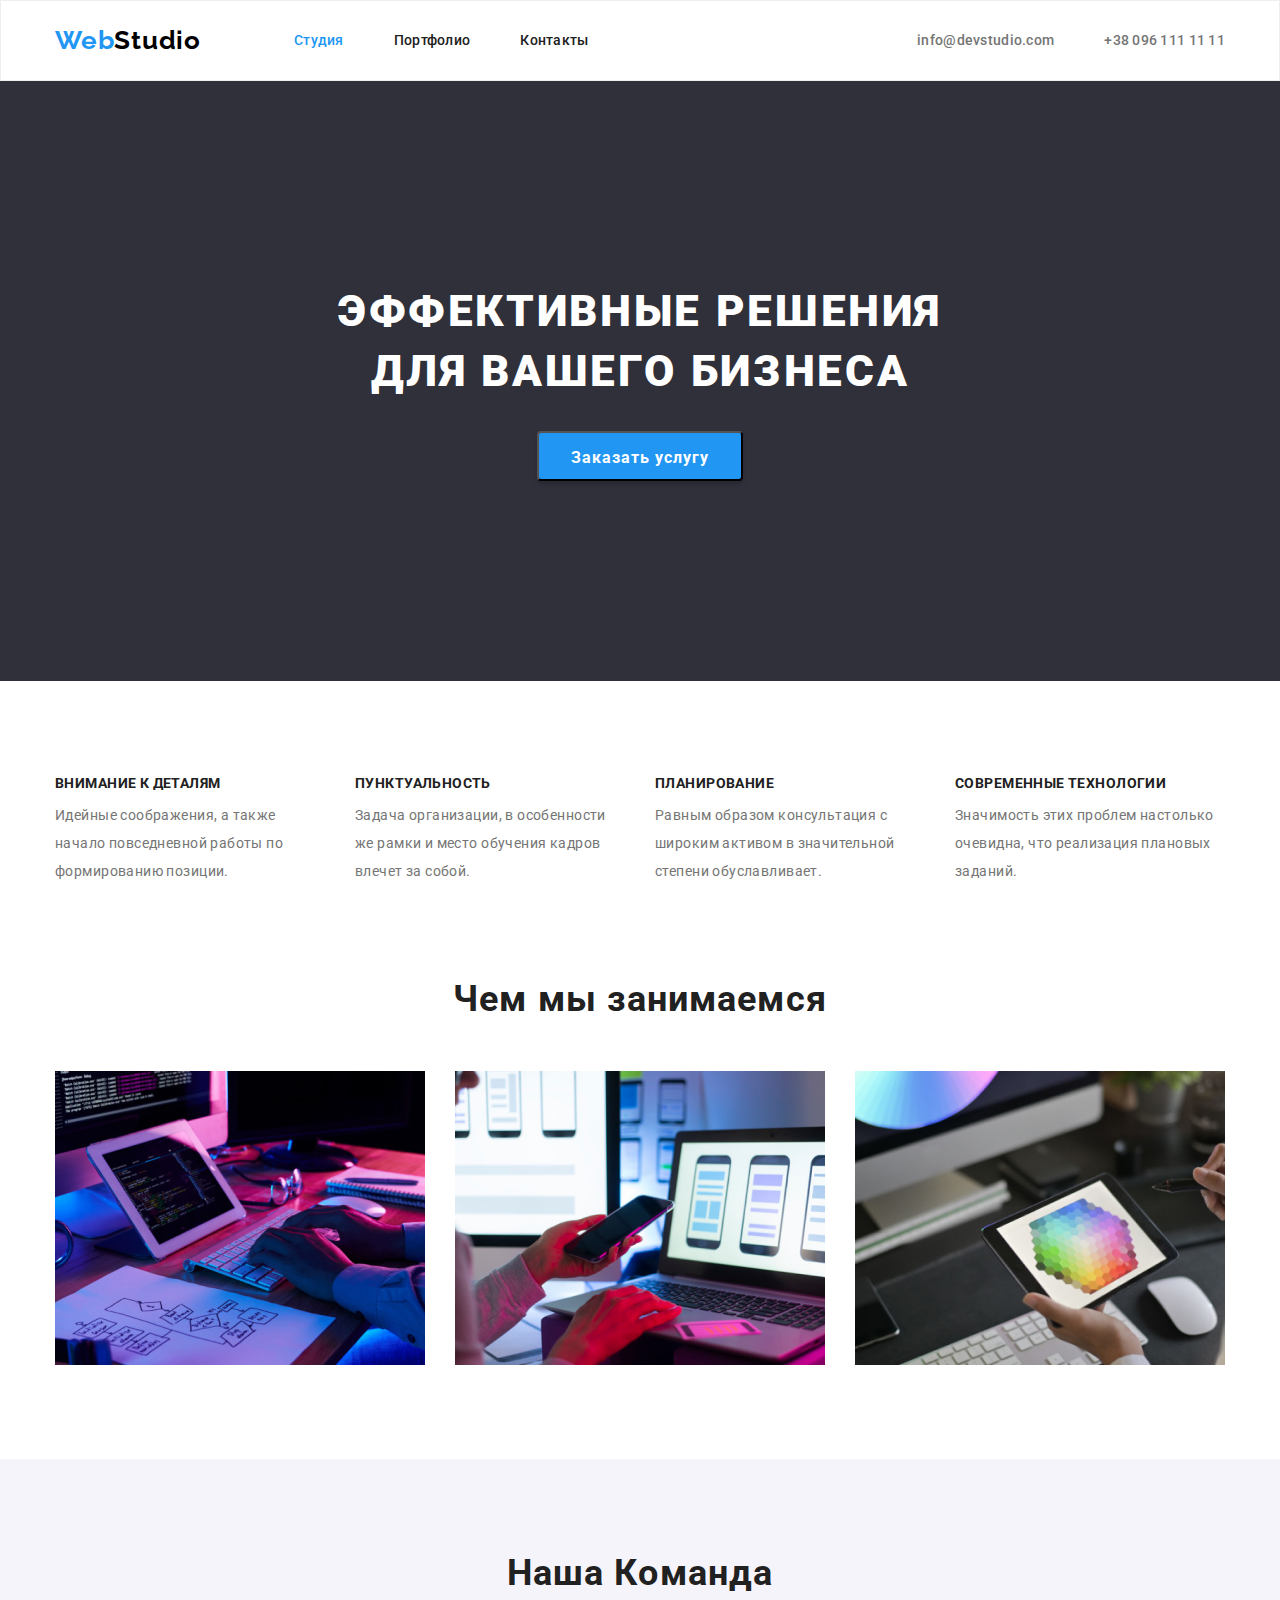
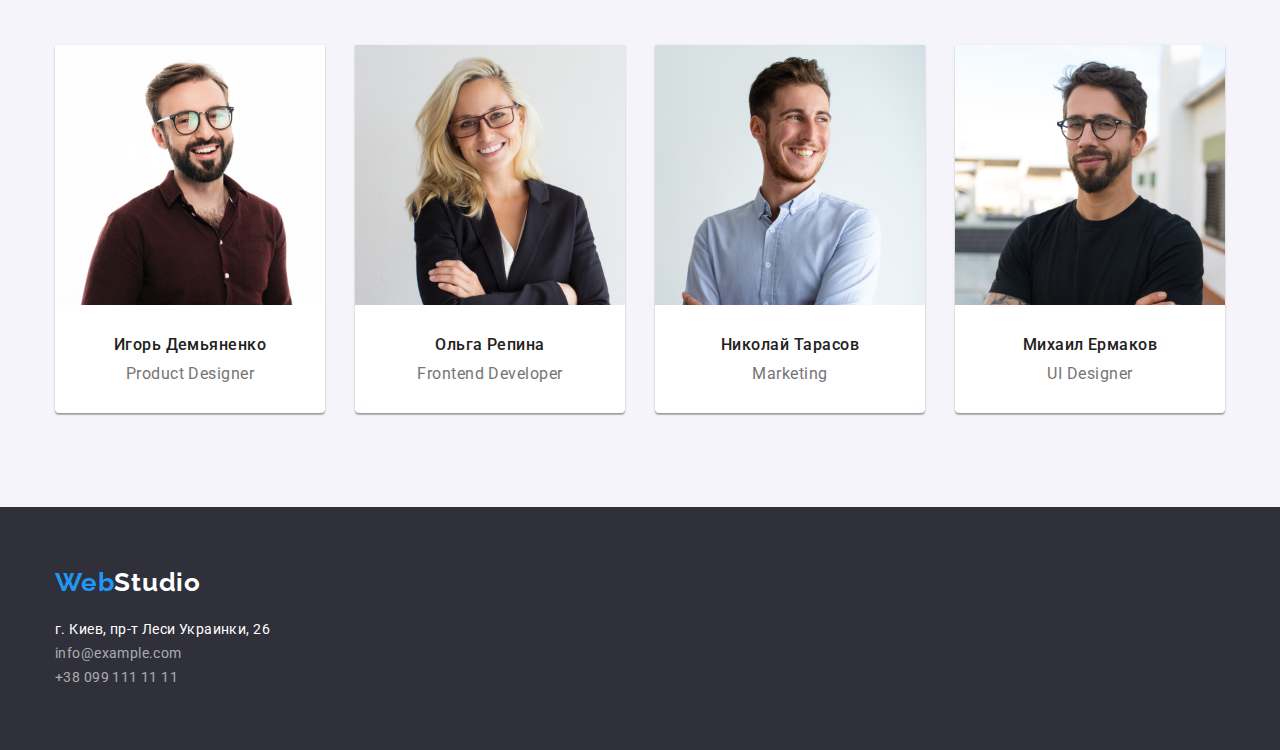
<file: index.html>
<!DOCTYPE html>
<html lang="ru">
<head>
    <meta charset="UTF-8">
    <meta name="viewport" content="width=device-width, initial-scale=1.0">
    <title>ВебСтудия</title>
    <link href="https://fonts.googleapis.com/css2?family=Raleway:wght@700&family=Roboto:wght@300;400;500;700;900&display=swap" rel="stylesheet">
    <link rel="stylesheet" href="./css/modern-normalize.css">
    <!-- <link rel="stylesheet" href="https://cdnjs.cloudflare.com/ajax/libs/modern-normalize/1.0.0/modern-normalize.css"> -->
    <link rel="stylesheet" href="./css/styles.css">
    
</head>
<body>
<!--Header-->
    <header class="header">
        <div class="container">
            <nav class="navigation">
                <a class="logo link" href="./index.html" aria-label="Логотип студии"><span class="logo-color" lang="en">Web</span><span lang="en">Studio</span></a>
                <ul class="navigation-list list">
                    <li class="navigation-list-item" >
                        <a class="navigation-list-link link active" href="./index.html">Студия</a>
                    </li>
                    <li class="navigation-list-item" >
                        <a class="navigation-list-link link" href="./portfolio.html">Портфолио</a>
                    </li>
                    <li class="navigation-list-item">
                        <a class="navigation-list-link link" href="">Контакты</a>
                    </li>
                </ul>
                </nav>
                    <address class="address">
                        <ul class="address-list list">
                            <li class="address-list-item">
                                <a class="header-address-link link" href="mailto:info@devstudio.com">info@devstudio.com</a></li>
                            <li class="address-list-item">
                                <a class="header-address-link link" href="tel:+380961111111">+38 096 111 11 11</a></li>
                        </ul>
                    </address>
            </div>

            <!-- <div class="container">
                <div class="start-page container">
                    <h1 class="hero-title">Эффективные решения для вашего бизнеса</h1>
                    <button class="modal-btn" type="button">Заказать услугу</button>
                </div>

            </div>
                 -->
                
                     
    </header>
<!--HERO-->
    <main> 

        <section class="start-page">
            <div class="container">
                <h1 class="hero-title">Эффективные решения для вашего бизнеса</h1>
                <button class="modal-btn" type="button">Заказать услугу</button>
            
            </div>
            
               
                    
        </section>
        <section class="features">
            
                <h2 hidden>Особености</h2>
                <div class="features-container container">
                    <ul class="features-list">
                        <li class="features-list-item list">
                            <h3>Внимание к деталям</h3>
                            <p>Идейные соображения, а также начало повседневной работы по формированию позиции.</p>
                        </li>
                         <li class="features-list-item list">
                            <h3>Пунктуальность</h3>
                            <p>Задача организации, в особенности же рамки и место обучения кадров влечет за собой.</p>
                        </li>
                        <li class="features-list-item list">
                            <h3>Планирование</h3>
                            <p>Равным образом консультация с широким активом в значительной степени обуславливает.</p>
                        </li>
                        <li class="features-list-item list">
                            <h3>Современные технологии</h3>
                            <p>Значимость этих проблем настолько очевидна, что реализация плановых заданий.</p>
                        </li>
                    </ul>
                </div>
            
            
            </section>
        <!--What are we doing-->
        <section class="we-doing">
                    <div class="we-doing container">
                        <h2>Чем мы занимаемся</h2>
                        <ul class="we-doing-list list">
                            <li class="we-doing-list-item">
                                <img src="./images/header/box1.jpg" alt="набор программного кода" width="370" height="294">
                            </li>
                            <li class="we-doing-list-item">
                                <img src="./images/header/box2.jpg" alt="выбор макета" width="370" height="294">
                            </li>
                            <li class="we-doing-list-item">
                                <img src="./images/header/bo3.jpg" alt="выбор палитры" width="370" height="294">
                            </li>
                        </ul>
                    </div>
                    
                </section>
        <!--About Team-->
        <section class="team">
            <div class="team-container container">
                <h2>Наша Команда</h2>
                <ul class="team-list list">
                    <li class="team-list-item ">
                        <!-- <a class="team-list-link link" href=""> -->
                                <img class="team-list-card" src="./images/main/photocard1.jpg" alt="Игорь Демьяненко" width="270" height="260">
                                <h3>Игорь Демьяненко</h3>
                                <p lang="en">Product Designer</p>      
                        
                    </li>
                    <li class="team-list-item">                        
                        <!-- <a class="team-list-link link" href=""> -->
                            <img class="team-list-card" src="./images/main/photocard2.jpg" alt="Ольга Репина" width="270" height="260">
                                <h3>Ольга Репина</h3>
                                <p lang="en">Frontend Developer</p>
                        
                        
                    </li>
                    <li class="team-list-item">
                        <!-- <a class="team-list-link link" href=""> -->
                                <img class="team-list-card" src="./images/main/photocard3.jpg" alt="Николай Тарасов" width="270" height="260">
                                <h3>Николай Тарасов</h3>
                                <p lang="en">Marketing</p>
                        
                    </li>
                    <li class="team-list-item">
                        <!-- <a class="team-list-link link" href=""> -->
                                <img class="team-list-card" src="./images/main/photocard4.jpg" alt="Михаил Ермаков" width="270" height="260">
                                <h3>Михаил Ермаков</h3>
                                <p lang="en">UI Designer</p>
                        
                        <!-- <img src="./images/main/photocard4.jpg" alt="Михаил Ермаков" width="270" height="260">
                        <h3>Михаил Ермаков</h3>
                        <p lang="en">UI Designer</p> -->
                        </ul>
            </div>
           
        </section>
    </main>
    <footer class="footer">
        <div class="container">
                <div class="footer-logo">
                    <a class="logo link" href="./index.html" aria-label="Логотип студии"><span class="logo-color" lang="en">Web</span><span style="color:white" lang="en">Studio</span></a>
                </div>
            <address class="footer-address address">
                <ul class="footer-list list">
                    <li class="footer-list-item">
                        <a class="footer-map-link link " href="https://goo.gl/maps/7gkrQekbCcnjJ7GV7">г. Киев, пр-т Леси Украинки, 26</a>
                    </li>
                    <li class="footer-list-item">
                        <a class="footer-mail-link link" href="mailto:info@example.com">info@example.com</a>
                    </li>
                    <li class="footer-list-item">
                        <a class="footer-tel-link link" href="tel:+380991111111">+38 099 111 11 11</a>
                    </li>
                </ul>
            </address>
        </div>
    </footer>
</body>
</html>
</file>
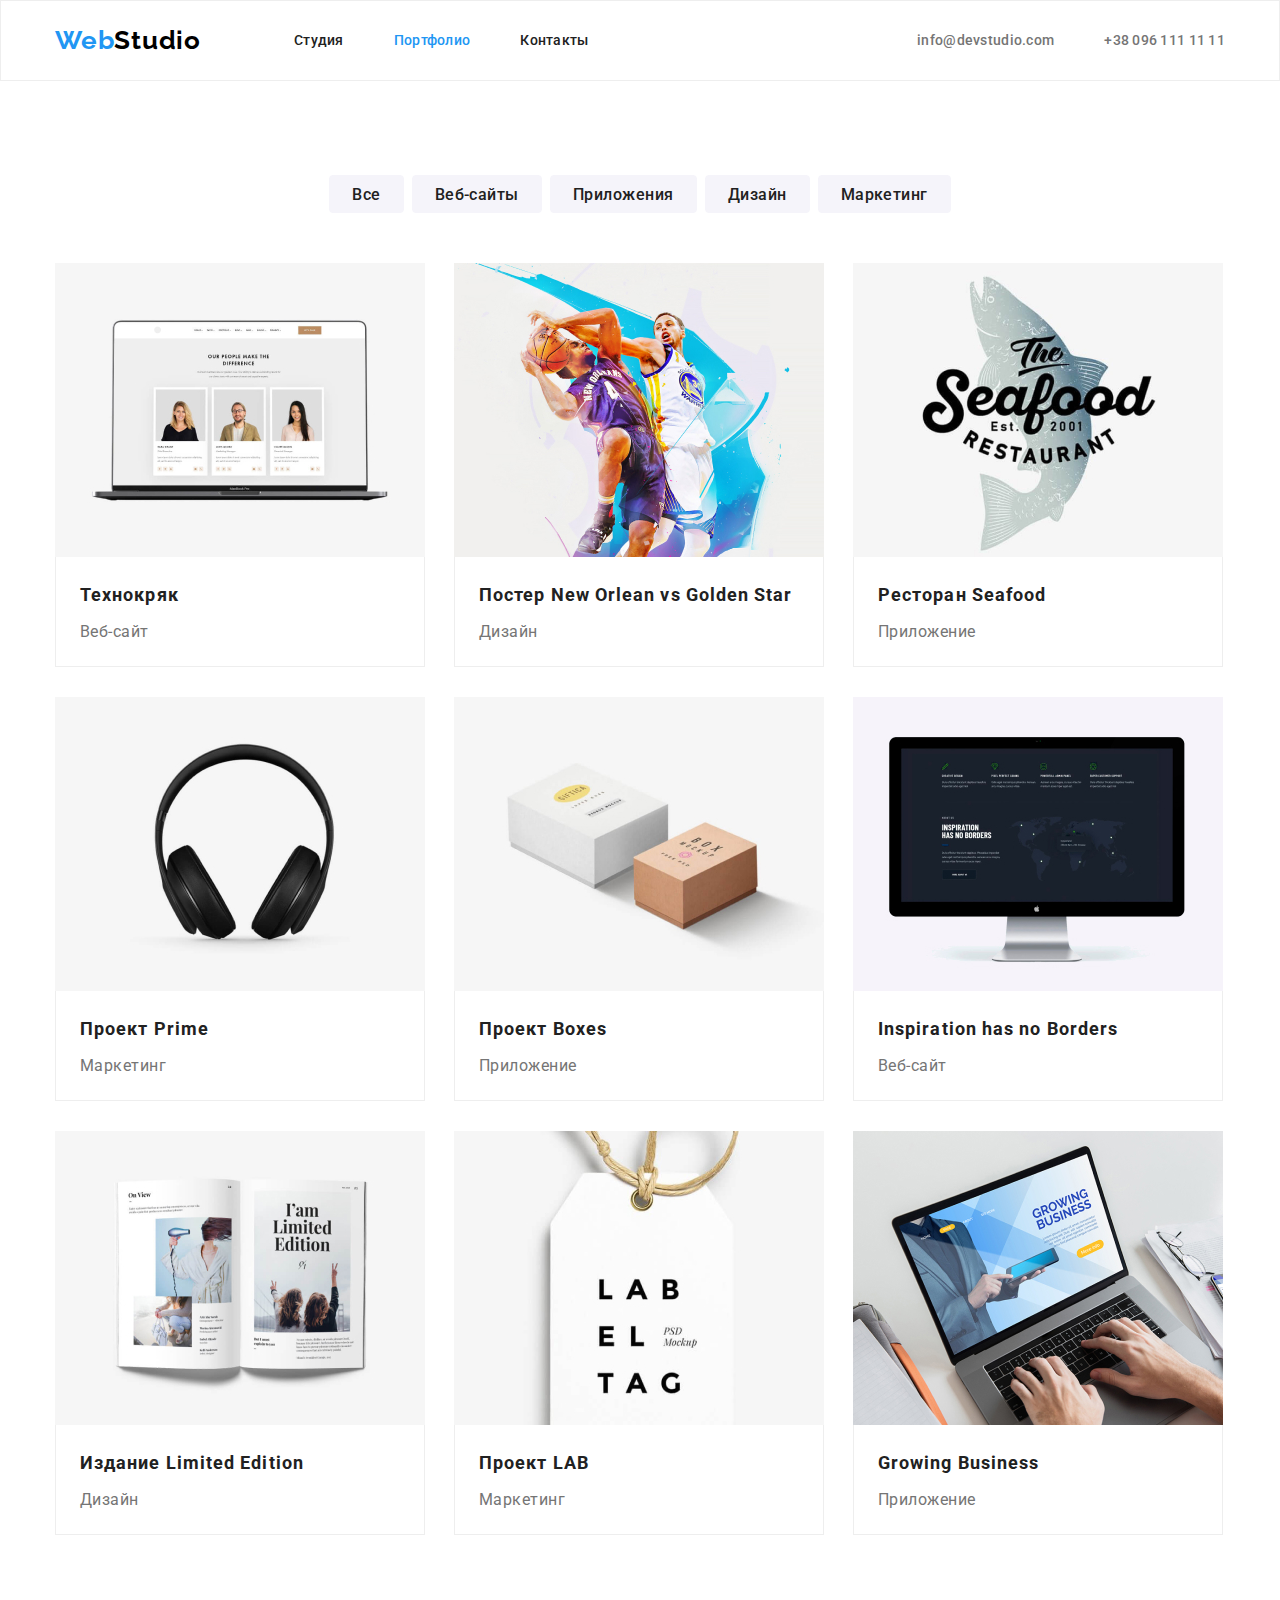
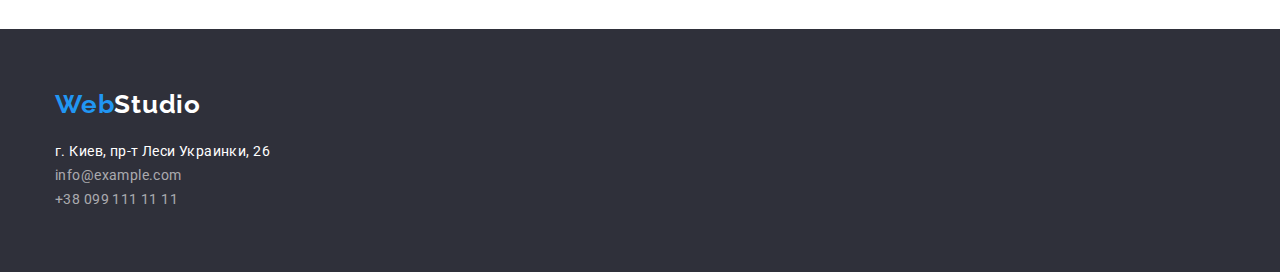
<file: portfolio.html>
<!DOCTYPE html>
<html lang="ru">
<head>
    <meta charset="UTF-8">
    <meta name="viewport" content="width=device-width, initial-scale=1.0">
    <title>ВебСтудия</title>
    <link href="https://fonts.googleapis.com/css2?family=Raleway:wght@700&family=Roboto:wght@300;400;500;700;900&display=swap" rel="stylesheet">
    <link rel="stylesheet" href="./css/modern-normalize.css">
    <link rel="stylesheet" href="./css/styles.css">
    
</head>
<body>
    <header class="header">
        <div class="container">
        <nav class="navigation">
            <a class="logo link" href="./index.html" aria-label="Логотип студии"><span class="logo-color" lang="en">Web</span><span lang="en">Studio</span></a>
               <ul class="navigation-list list">
                   <li class="navigation-list-item" >
                       <a class="navigation-list-link link" href="./index.html">Студия</a>
                   </li>
                   <li class="navigation-list-item" >
                       <a class="navigation-list-link link active" href="./portfolio.html">Портфолио</a>
                   </li>
                   <li class="navigation-list-item">
                       <a class="navigation-list-link link" href="">Контакты</a>
                   </li>
               </ul>
               </nav>
               <address class="address">
                   <ul class="address-list list">
                       <li class="address-list-item"><a class="header-address-link link" href="mailto:info@devstudio.com">info@devstudio.com</a></li>
                       <li class="address-list-item"><a class="header-address-link link" href="tel:+380961111111">+38 096 111 11 11</a></li>
                   </ul>
               </address>
            </div>
    </header>
<main>
    <section class="portfolio">
        <h1 hidden>Наше Портфолио</h1>
        <div class="container">
            <ul class="portfolio-buttons list">
                <li class="portfolio-buttons-item"><button class="portfolio-modal-btn" type="button">Все</button></li>
                <li class="portfolio-buttons-item"><button class="portfolio-modal-btn" type="button">Веб-сайты</button></li>
                <li class="portfolio-buttons-item"><button class="portfolio-modal-btn" type="button">Приложения</button></li>
                <li class="portfolio-buttons-item"><button class="portfolio-modal-btn" type="button">Дизайн</button></li>
                <li class="portfolio-buttons-item"><button class="portfolio-modal-btn" type="button">Маркетинг</button></li>
            </ul>
        <ul class="portfolio-list list">
        <li class="portfolio-item">
            <a class="portfolio-item-link link" href="">
                <!-- <div class="test"> -->
                    <img class="porfolio-item-card" src="./images/portfolio/img1.jpg" alt="Технокряк" width="370" height="294">
                        <div class="portfolio-item-title">
                            <h2>Технокряк</h2>
                            <p>Веб-сайт</p>
                        </div>
            </a>
        </li>
    <li class="portfolio-item">
        <a class="portfolio-item-link link" href="">
            <img class="porfolio-item-card" src="./images/portfolio/img2.jpg" alt="Постер"  width="370" height="294">
            <div class="portfolio-item-title">
                <h2>Постер <span lang="en">New Orlean vs Golden Star</span></h2>
                <p>Дизайн</p>
            </div>
                
        </a>
        
    </li>
    <li class="portfolio-item">
        <a class="portfolio-item-link link" href="">
            <img class="porfolio-item-card" src="./images/portfolio/img3.jpg" alt="Ресторан"  width="370" height="294">
            
            <div class="portfolio-item-title">
                <h2>Ресторан <span lang="en">Seafood</span></h2>
                <p>Приложение</p> 
            </div>
               
            </a>
            </li>
    <li class="portfolio-item">
        <a class="portfolio-item-link link" href="">
            <img class="porfolio-item-card" src="./images/portfolio/img4.jpg" alt="Проект Прайм"  width="370" height="294">
            <div class="portfolio-item-title">
                <h2>Проект <span lang="en">Prime</span></h2>
                <p>Маркетинг</p>
            </div>
            
        </a>
    </li>
    <li class="portfolio-item">
        <a class="portfolio-item-link link" href="">
            <img class="porfolio-item-card" src="./images/portfolio/img5.jpg" alt="Проект Боксес"  width="370" height="294">
            <div class="portfolio-item-title">
                <h2>Проект <span lang="en">Boxes</span></h2>
                <p>Приложение</p>  
            </div>
                
        </a>
    </li>
    <li class="portfolio-item">
        <a class="portfolio-item-link link" href="">
            <img class="porfolio-item-card" src="./images/portfolio/img6.jpg" alt="Веб-сайт" width="370" height="294">
            <div class="portfolio-item-title">
                <h2 lang="en">Inspiration has no Borders</h2>
                <p>Веб-сайт</p>  
            </div>
            
        </a>
    </li>
    <li class="portfolio-item">
        <a class="portfolio-item-link link" href="">
            <img class="porfolio-item-card" src="./images/portfolio/img7.jpg" alt="Издание"  width="370" height="294">
            <div class="portfolio-item-title">
                <h2>Издание <span lang="en">Limited Edition</span></h2>
                <p>Дизайн</p>
            </div>
            
        </a>
    </li>
    <li class="portfolio-item">
        <a class="portfolio-item-link link" href="">
            <img class="porfolio-item-card" src="./images/portfolio/img8.jpg" alt="Проект ЛАБ"  width="370" height="294">
            <div class="portfolio-item-title">
                <h2>Проект <span lang="en">LAB</span></h2>
                <p>Маркетинг</p>
            </div>
            
        </a>
    </li>
    <li class="portfolio-item">
        <a class="portfolio-item-link link" href="">
            <img class="porfolio-item-card" src="./images/portfolio/img9.jpg" alt="Сайт в ноутбуке"  width="370" height="294">
            <div class="portfolio-item-title">
                <h2 lang="en">Growing Business</h2>
                <p>Приложение</p> 
            </div>
               
        </a>
     </li>
</ul>

    </div>  
    </section>
</main>
<footer class="footer">
    <div class="container">
        <div class="footer-logo">
            <a class="logo link" href="./index.html" aria-label="Логотип студии"><span class="logo-color" lang="en">Web</span><span style="color: white;" lang="en">Studio</span></a>
        </div>
        <address class="footer-address address">
            
    
    <ul class="footer-list list">
        <li class="footer-list-item">
            <a class="footer-map-link link " href="https://goo.gl/maps/7gkrQekbCcnjJ7GV7">г. Киев, пр-т Леси Украинки, 26</a>
        </li>
        <li class="footer-list-item">
            <a class="footer-mail-link link" href="mailto:info@example.com">info@example.com</a>
        </li>
        <li class="footer-list-item">
            <a class="footer-tel-link link" href="tel:+380991111111">+38 099 111 11 11</a>
        </li>
    </ul>
    </address>

    </div>
    

</footer>
</body>
</html>
</file>
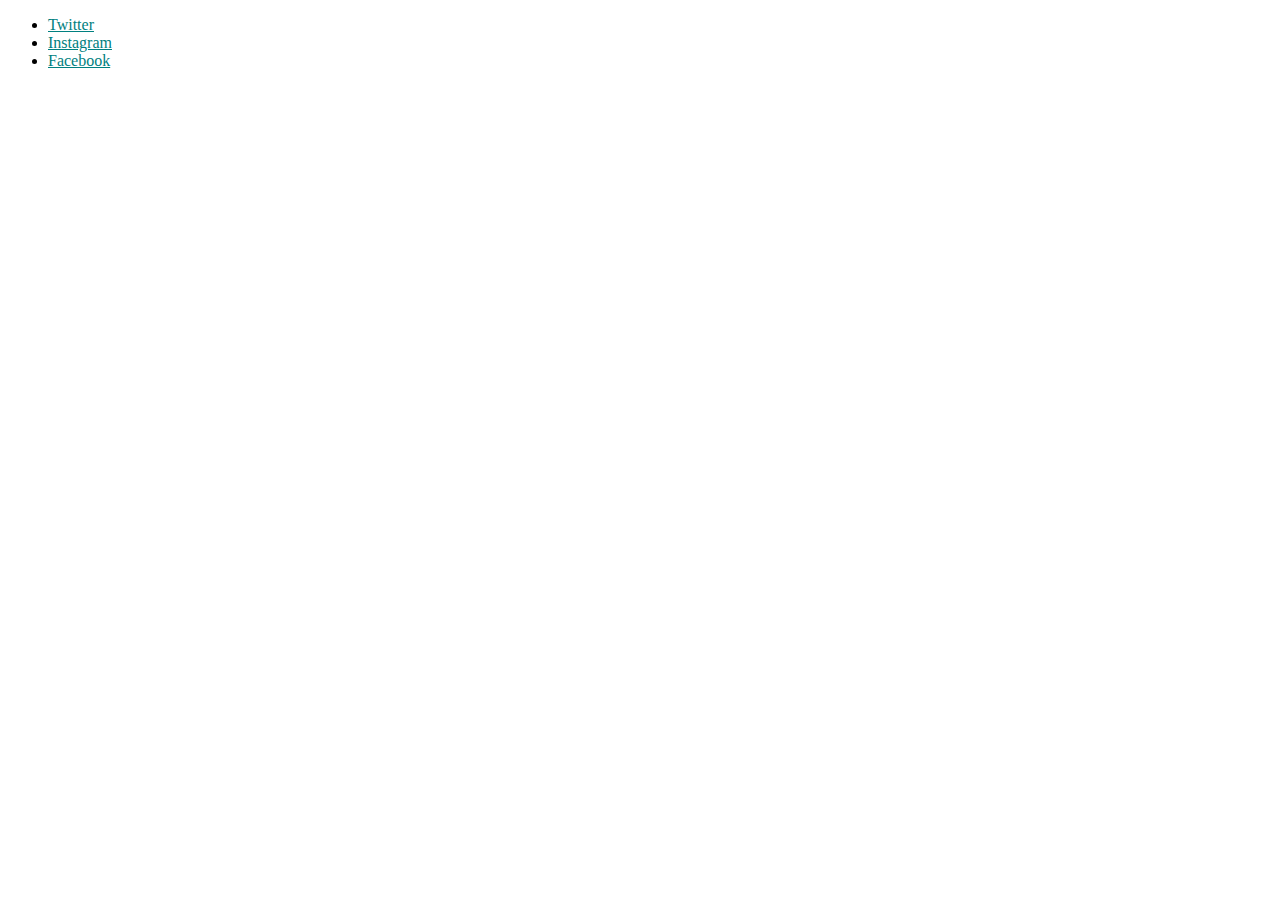
<file: test.html>
<!DOCTYPE html>
<html lang="en">
<head>
    <meta charset="UTF-8">
    <meta name="viewport" content="width=device-width, initial-scale=1.0">
    <title>Document</title>
    <link rel="stylesheet" href="./css/test.css">
</head>
<body>
    <ul class="social-links">
        <li><a href="" class="link">Twitter</a></li>
        <li><a href="" class="link">Instagram</a></li>
        <li><a href="" class="link">Facebook</a></li>
      </ul>

</body>
</html>
</file>
<file: css/styles.css>
:root {
    --accent-color: #2196F3;
    --main-font: "Roboto", sans-serif;
    --secondary-font: "Raleway", sans-serif;
    --color-text-grey: #757575;
    --color-text-title: #212121;

} 
*,
*::before,
*::after {
    margin: 0;
    padding: 0;
}
body {
    font-family: var(--main-font);
    /* width: 1600px;
    text-align: center; */
     
}

.list {
    list-style: none;
}   
.link {
    text-decoration: none;
}
.address {
    font-style: normal;
}
img {
    display: block;
}

.container {
    width: 1200px;
    padding: 0 15px;
    margin: 0 auto;
    /* text-align: center; */
}
/* =================> NAVIGATION <=================== */
.header {
    padding-top: 24px;
    padding-bottom: 24px;
    border: 1px solid #EEEEEE;
}
.header .container {
    /* padding-bottom: 25px; */
    display: flex;
    align-items: center;
}
.navigation {
    display: flex;
    align-items: center;
}
.navigation-list {
    display: flex;
}
.navigation-list-link {
font-weight: 500;
font-size: 14px;
line-height: 1.143;
letter-spacing: 0.02em;
color: var(--color-text-title);
}
.header-address-link, .header-address-link {
font-weight: 500;
font-size: 14px;
line-height: 1.143;
letter-spacing: 0.02em;
color: var(--color-text-grey)
}
.navigation-list-link:hover, 
.navigation-list-link:focus,
/* .navigation-list-link:active,  */
.header-address-link:hover,
.header-address-link:focus
/* .header-address-link:active */
{
    color: var(--accent-color);
}
.active {
    color: var(--accent-color);
}
.navigation-list-item:not(:last-child), .address-list-item:not(:last-child) {
    margin-right: 50px;

}
.header .address {
    margin-left: auto;
}
.address-list {
    display: flex;
}
/* .header .container */

/* =================> END NAVIGATION <================ */
/* =================> BUTTON STYLE Studio<================ */
.modal-btn {
font-weight: 700;
font-size: 16px;
line-height: 1.875;
/* text-align: center; */
letter-spacing: 0.06em;
color: #FFFFFF;
background: var(--accent-color);
padding: 10px 32px;

min-width: 200px;
height: 50px;
box-shadow: 0px 4px 4px rgba(0, 0, 0, 0.15);
border-radius: 4px;
margin: 0 auto;

}
/* =================> END BUTTON STYLE Studio <================ */
/* .start-page  {
    padding-top: 200px; */
    /* padding-left: 452px; */
    /* padding-right: 452px; */
    /* padding: 452px; */
    /* /background-color: #2F303A; */
    /* height: 600px;  */
    /* display: flex;
    flex-direction: column;
    align-items: center;  */

    



/* =================> PORTFOLIO BUTTON STYLE <================ */ 

.portfolio .container {
    padding-top: 94px;
    padding-bottom: 94px;
    
}
.portfolio-buttons {
    display: flex;
    justify-content: center;
    margin-bottom: 50px;
    
}
/* .portfolio-buttons{
    width: 1300px;
    height: 38px;
} */
.portfolio-buttons-item:not(:last-child) {
    margin-right: 8px;
    
}
.portfolio-list {
display: flex;
flex-wrap: wrap;
/* justify-content: space-between; */
/* text-align: center; */
}
.portfolio-item:not(:nth-child(3n)) {
    margin-right: 29px;
}
.portfolio-item:not(:nth-last-child(-n + 3)) {
    margin-bottom: 30px;

}
.portfolio-item {
    /* margin: 0;
    padding: 0; */
    /* :not(:nth-last-child(-n + 3)) - кроме последних трех */
    
    background: #FFFFFF;
    width: 370px;
    height: 404px;
    /* outline: 1px solid  #EEEEEE; */
    /* border: 1px solid #EEEEEE;
    border-top: none 
    border-width: thin; */

}

.portfolio-item-title {
    border: 1px solid #EEEEEE;
    border-top: none ;
    padding: 20px 24px;
    width: 370px;
    height: 110px;
}
.portfolio-container {
    width: 1170px;
    height: 1360px;

}

.portfolio-modal-btn {
font-family: var(--main-font);
font-style: normal;
font-weight: 500;
font-size: 16px;
line-height: 1.625;
text-align: center;
letter-spacing: 0.03em;
color: var(--color-text-title);

background: #F5F4FA;
border-radius: 4px;
padding: 6px 22px;
height: 38px;
min-width: 73px;
border: 1px solid #F5F4FA;

/* box-shadow: 0px 3px 1px rgba(0, 0, 0, 0.1), 0px 1px 2px rgba(0, 0, 0, 0.08), 0px 2px 2px rgba(0, 0, 0, 0.12); */

}
.portfolio-modal-btn:hover, .portfolio-modal-btn:focus, .portfolio-modal-btn:active {
color: #FFFFFF;
background: var(--accent-color);
border: 1px solid var(--accent-color);
}
/* =================> END PORTFOLIO BUTTON STYLE <================ */

/* =================> PORTFOLIO FONT STYLE <================ */
.portfolio-item > a > h2 {
font-weight: 700;
font-size: 18px;
line-height: 2;
letter-spacing: 0.06em;
color: var(--color-text-title);
padding: 0 24px;
margin-bottom: 4px;
}

.portfolio-item-title > h2 {
    font-weight: 700;
font-size: 18px;
line-height: 2;
letter-spacing: 0.06em;
color: var(--color-text-title);
margin-bottom: 4px;
}
.portfolio-item-title > p {
    font-weight: 400;
font-size: 16px;
line-height: 1.875;
letter-spacing: 0.03em;
color: var(--color-text-grey);
}
.portfolio-item > a > p {
font-weight: 400;
font-size: 16px;
line-height: 1.875;
letter-spacing: 0.03em;
color: var(--color-text-grey);
padding: 0 24px;
padding-bottom: 20px;
}
.portfolio-item-link {
    padding-left: 0;
}
/* =================> END PORTFOLIO FONT STYLE <================ */

/* =================> WE DOING <================ */
.we-doing .container {
    padding-top: 47px;
    padding-bottom: 94px;
    
    /* background-color: tomato; */
}
.we-doing > h2 {
font-weight: 700;
font-size: 36px;
line-height: 1.166;
text-align: center;
letter-spacing: 0.03em;
color: var(--color-text-title);
margin-bottom: 50px;
}
.we-doing-list {
    display: flex;
    justify-content: space-between;
    /* justify-content: space-between; */
}
/* ================================================================ */
.start-page {
    /* display: flex; */
    background-color: #2F303A;
}
.start-page .container {
    padding-top: 200px;
    display: flex;
    flex-wrap: wrap;
    flex-direction: column;
    align-items: center;
    /* justify-content: center; */
    height: 600px;
}
/* ================================================================ */

/* =================> END WE DOING <================ */

/* =================> FEATURES FONT STYLE <================ */

.features-list-item > h3 {

font-weight: 700;
font-size: 14px;
line-height: 1.143;
letter-spacing: 0.03em;
text-transform: uppercase;

margin-bottom: 10px;
color: var(--color-text-title);

}
.features-list-item > p {
font-weight: 400;
font-size: 14px;
line-height: 2;
letter-spacing: 0.03em;
color: var(--color-text-grey);
min-width: 270px;




}

.features-container {
    padding-top: 94px;
    padding-bottom: 47px;
}
/* .features-list {
    padding: 94px 0px;
    /* justify-content: space-between; */
    /* flex-wrap: wrap; */
 
.features-list-item:not(:last-child) {
        margin-right: 30px;
}

.features-list {
    display: flex;
}
/* =================> END FEATURES FONT STYLE <================ */

/* =================> TEAM FONT STYLE <================ */

.team {
    background: #F5F4FA;
}
.team-container {
    /* background-color: tomato; */
    /* display: flex; */
    padding-top:  94px ;
    padding-bottom:  94px ;
    
}
.team .container > h2 {
/* padding-top: 94px; */

margin-bottom: 50px;
font-weight: 700;
font-size: 36px;
line-height: 1.166;
text-align: center;
letter-spacing: 0.03em;
color: var(--color-text-title);
/* background-color: tomato; */
}
.team-list {
    display: flex;
    /* margin-bottom: 94px; */
}
.team-list-item > h3 {
    font-weight: 500;
    font-size: 16px;
    line-height: 1.188;
    /* text-align: center; */
    letter-spacing: 0.03em;
    color: var(--color-text-title);
    margin-bottom: 10px;
    
    }
.team-list-item:not(:last-child) {
        margin-right: 30px;
        
    }
    /* .team-list-item {
        padding-bottom: 30px;
        text-align: center;
    } */
    .team-list-item > p {
    font-weight: 400;
    font-size: 16px;
    line-height: 1.188;
    /* text-align: center; */
    letter-spacing: 0.03em;
    color: var(--color-text-grey);
    /* padding-bottom: 30px; */
    }

      .team-list-card {
        margin-bottom: 30px;
        
    } 
    /* .team-list-link {
        text-align: center; */
    

    .team-list-item {
        padding-bottom: 30px;
        text-align: center;
        background-color: #FFFFFF;
        box-shadow: 0px 1px 3px rgba(0, 0, 0, 0.12), 0px 1px 1px rgba(0, 0, 0, 0.14), 0px 2px 1px rgba(0, 0, 0, 0.2);
        border-radius: 0px 0px 4px 4px
    
    }
/* =================> END TEAM FONT STYLE <================ */

/* =================> Logo WebStudio <================ */
.footer-logo {
    /* display: flex; */
    /* padding: 0;
    margin: 0; */
    margin-bottom: 20px;
    

}
.logo {
    font-family: var(--secondary-font);
    font-size: 26px;
    line-height: 1.19;
    font-style: normal;
    font-weight: 700;
    letter-spacing: 0.03em;
    color: #000000;
    margin-right: 93px;
    /* margin-bottom: 20px; */
}
.logo-color {
    color: #2196F3;
}

/* .container .footer-address {
padding-top: 60px;
} */


/* =================> END Logo WebStudio <================ */

/* =================> TITLE STYLE STUDIO<================ */
.hero-title {
    text-align: center;
    width: 696px;
    height: 120px;
    text-transform: uppercase;
    font-size: 44px;
    line-height: 1.364;
    color: #FFFFFF;
    font-weight: 900;
    letter-spacing: 0.06em;
    margin-bottom: 30px;
}
/* =================> END TITLE STYLE STUDIO<================ */

/* =================> FOOTER STYLE <================ */
.footer {
    background: #2F303A;
    /* padding-top: 20px; */
    padding-bottom: 60px;
    padding-top: 60px;


}
.footer-mail-link, .footer-tel-link {
    
    font-size: 14px;
    line-height: 1.714;
    letter-spacing: 0.03em;
    color: rgba(255, 255, 255, 0.6);
    }
.footer-map-link {
        font-style: normal;
        font-size: 14px;
        line-height: 1.714;
        letter-spacing: 0.03em;
        color: #FFFFFF;
}
/* .footer-list { */
     /* padding-top: 20px; */
    /* padding-bottom: 60px; */ */
/* } */
.footer-list-item:not(:last-child) {
     
        margin-bottom: 9px;
}
 /* =================> END FOOTER STYLE <================ */
</file>
<file: css/test.css>
.social-links .link {
  color: teal;
}

.social-links .link:hover,
.social-links .link:focus {
  color: orange;
}

/* .social-links .link:active {
  color: red;
} */
</file>
